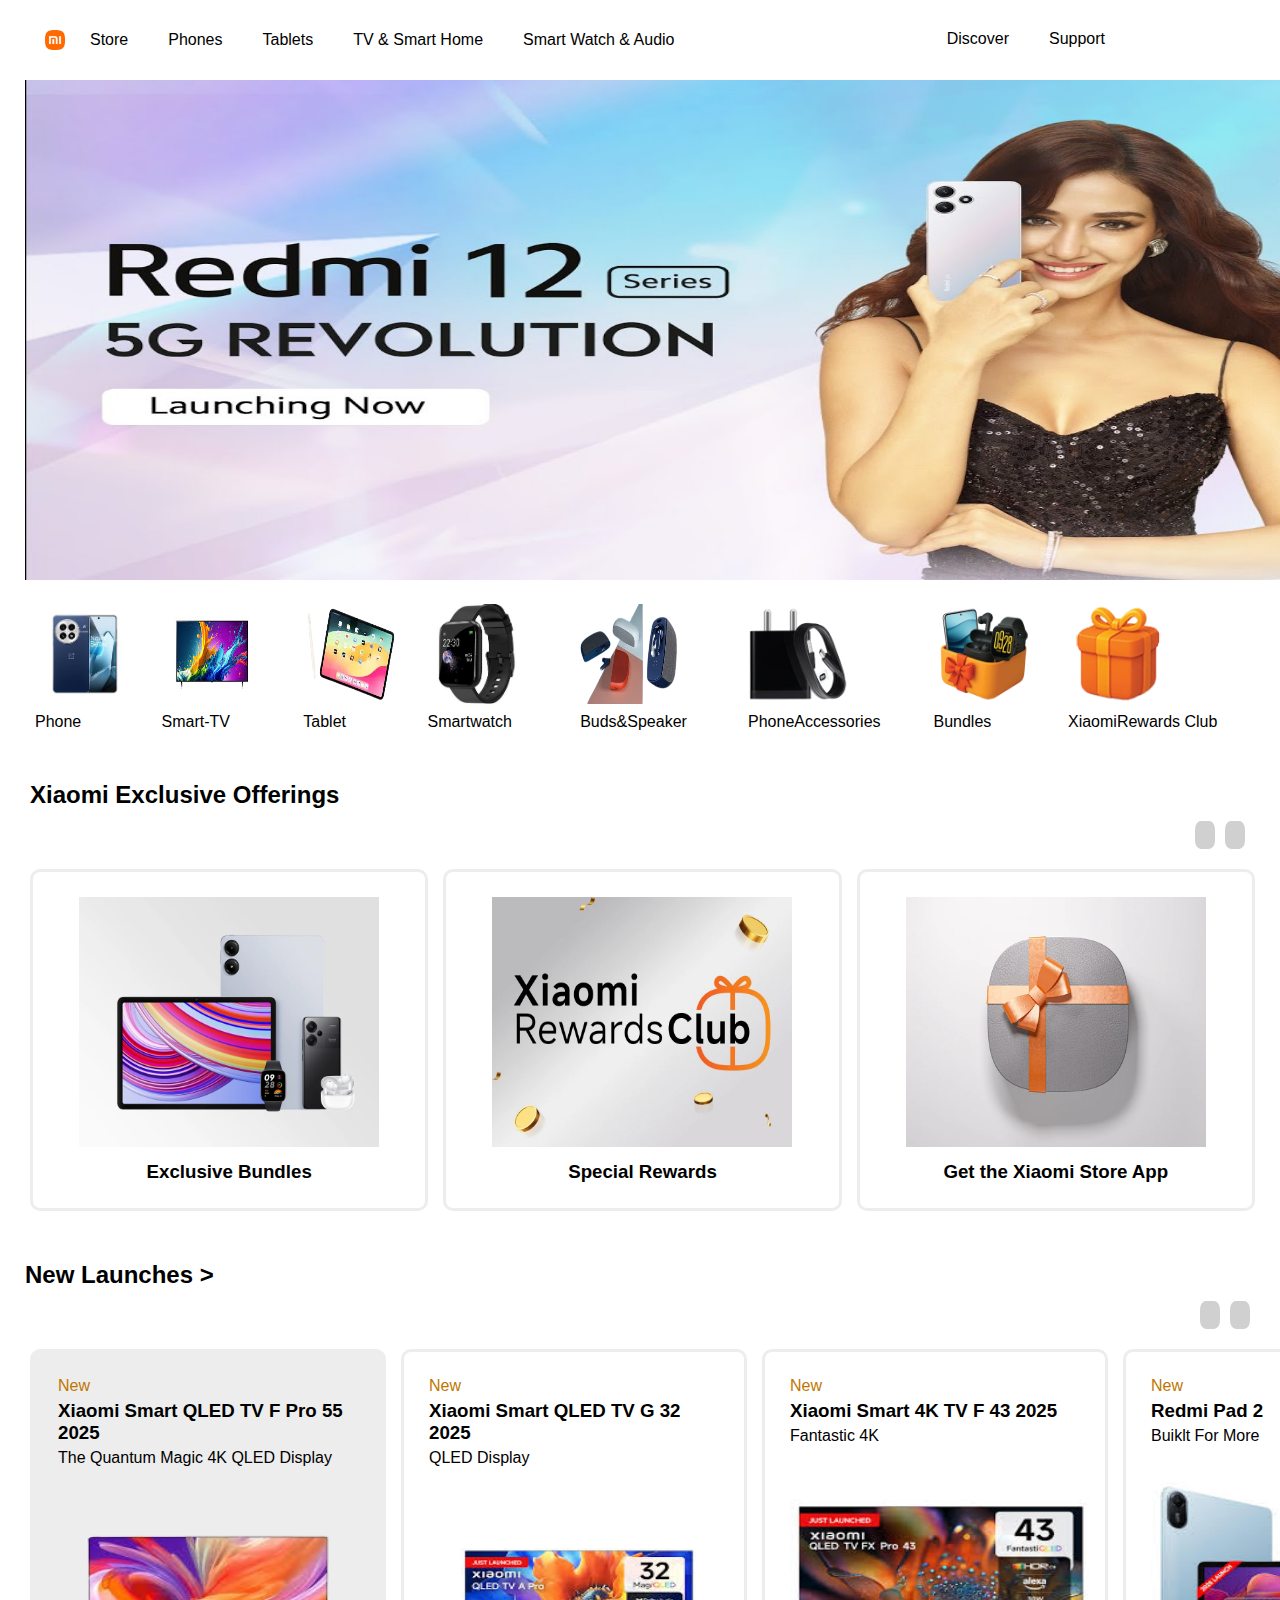
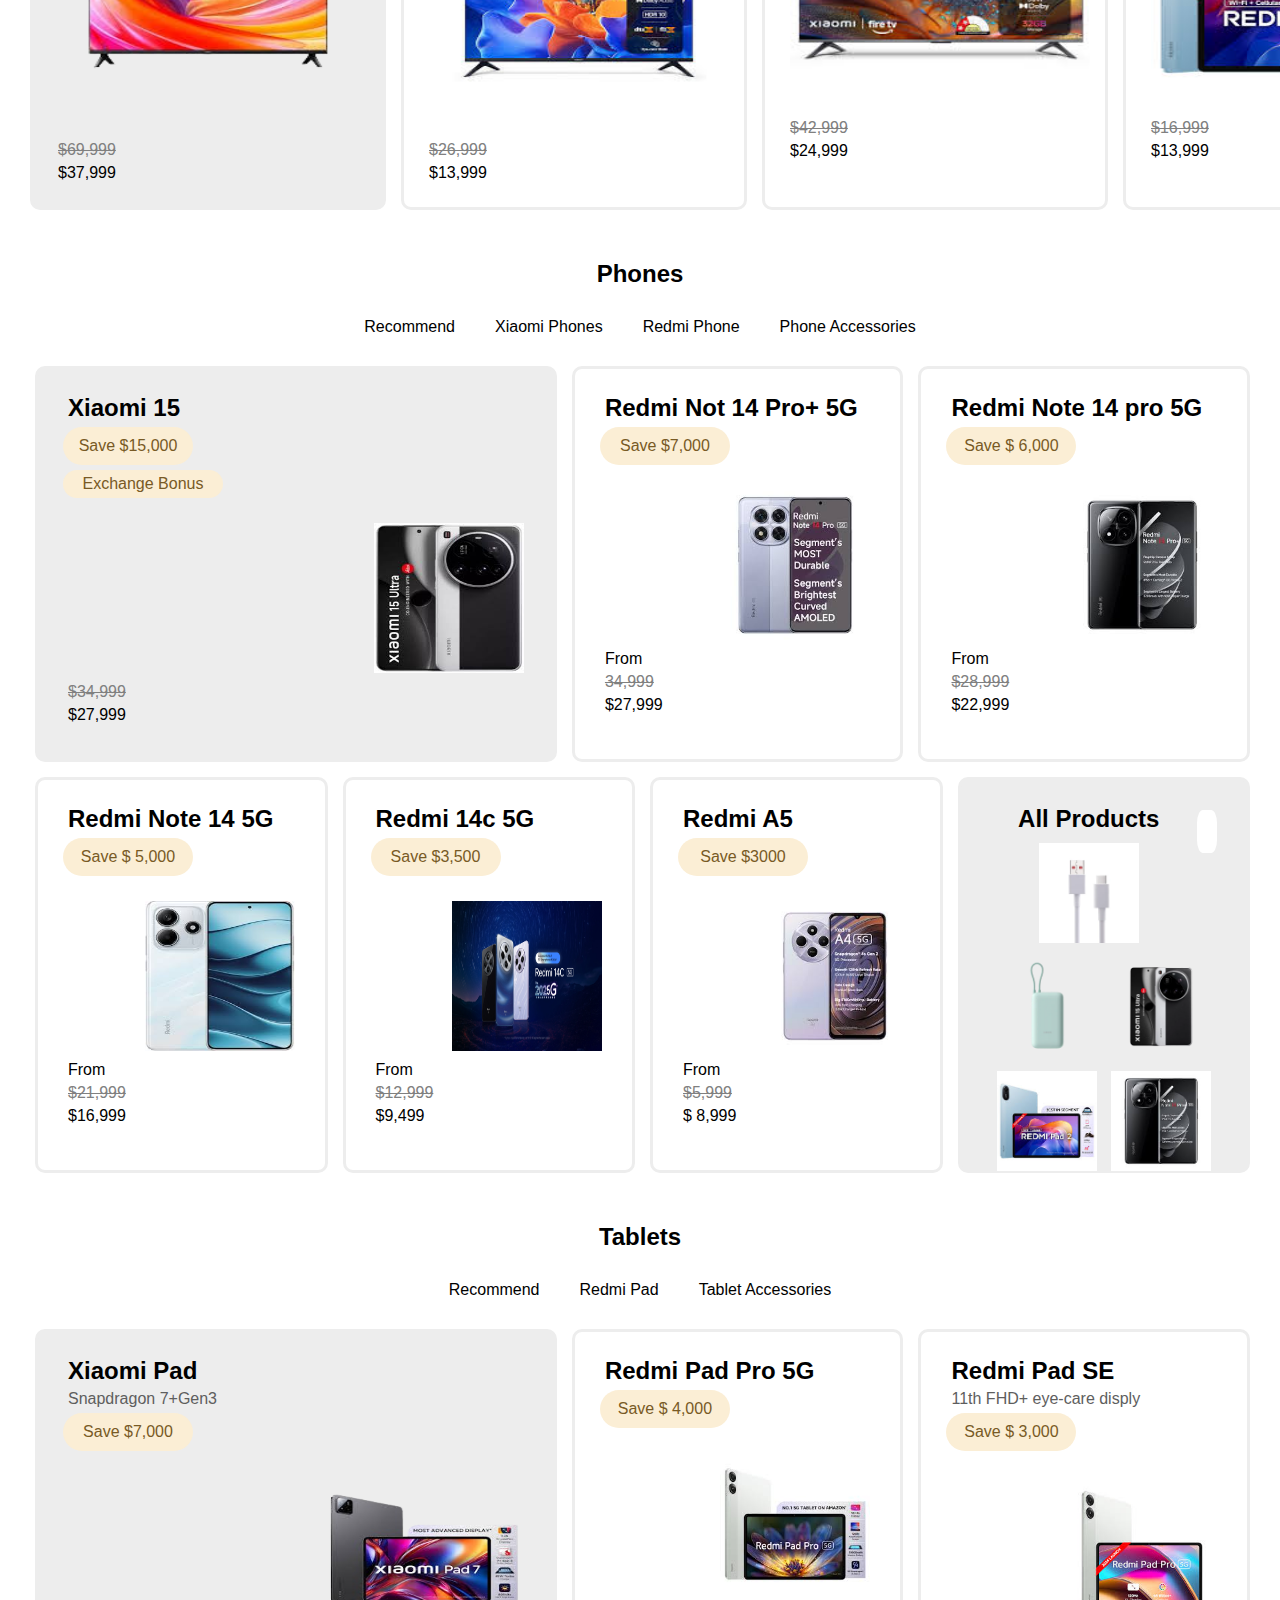
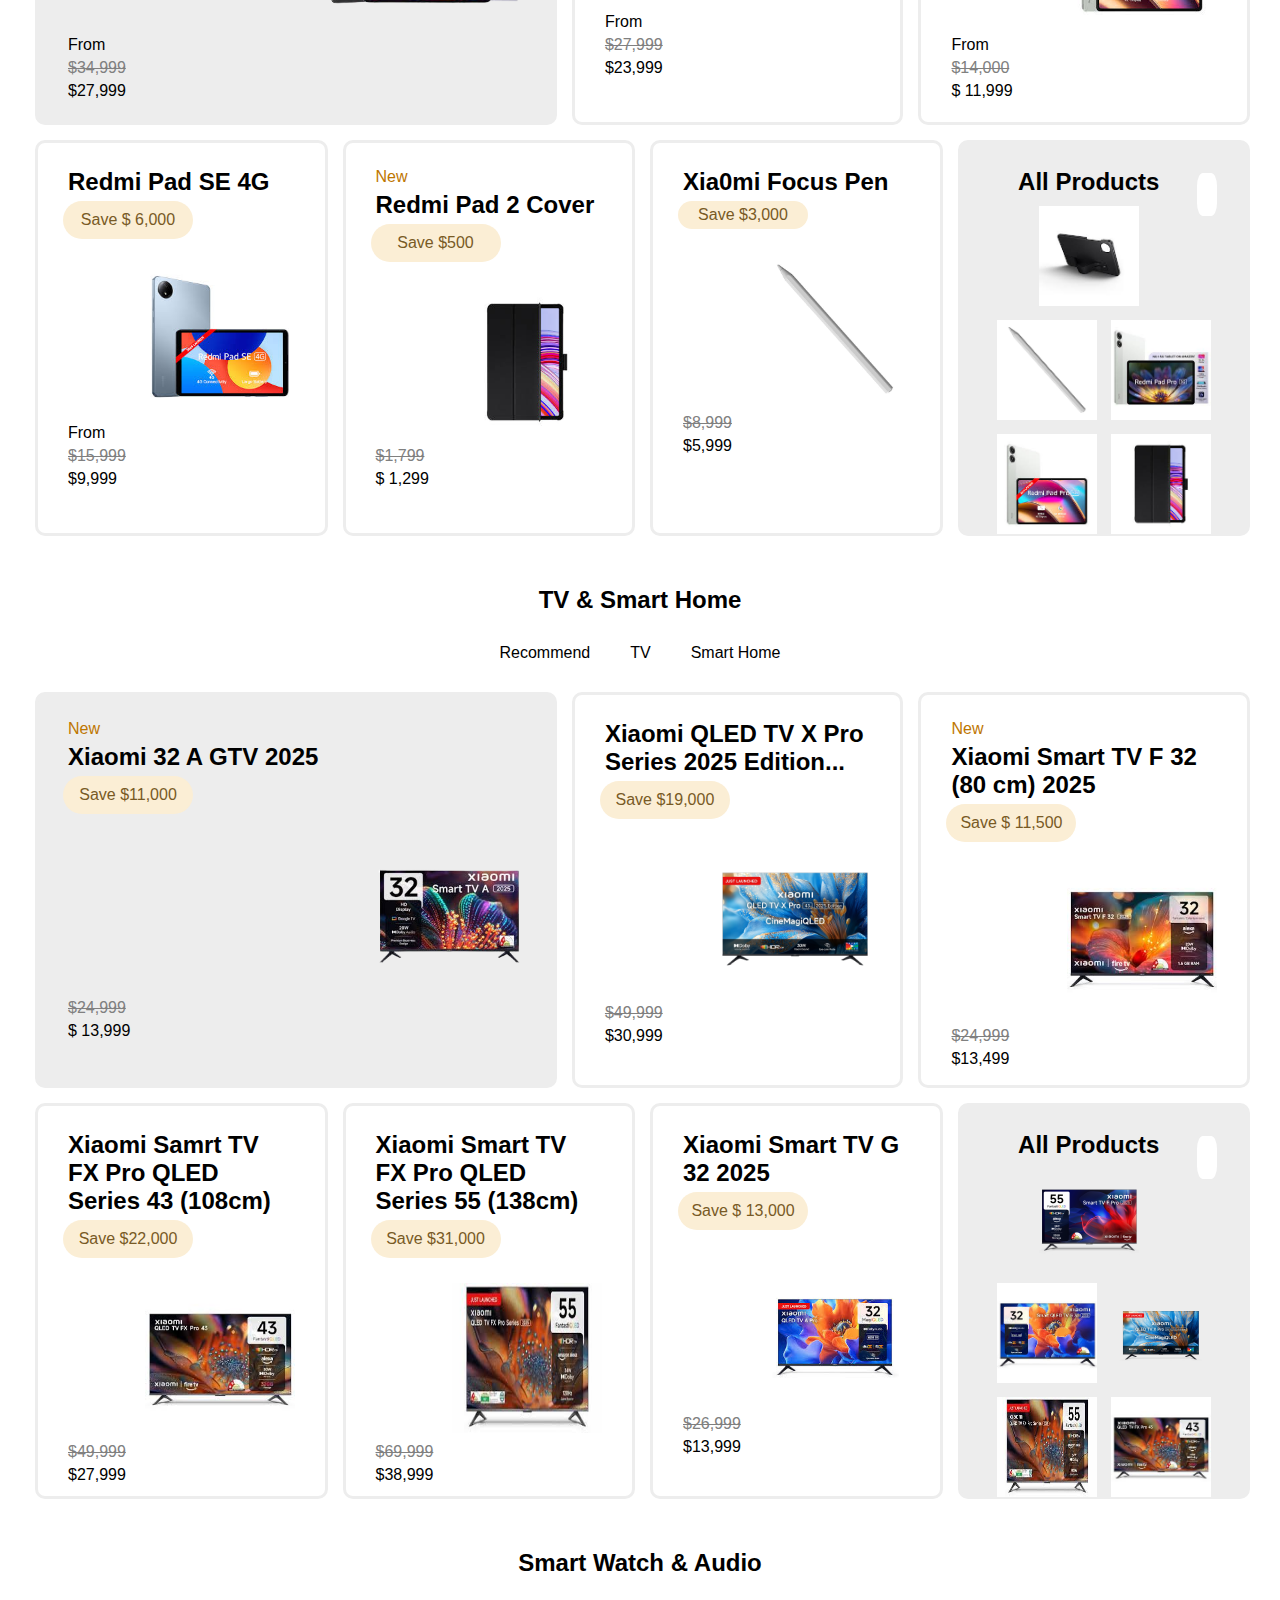
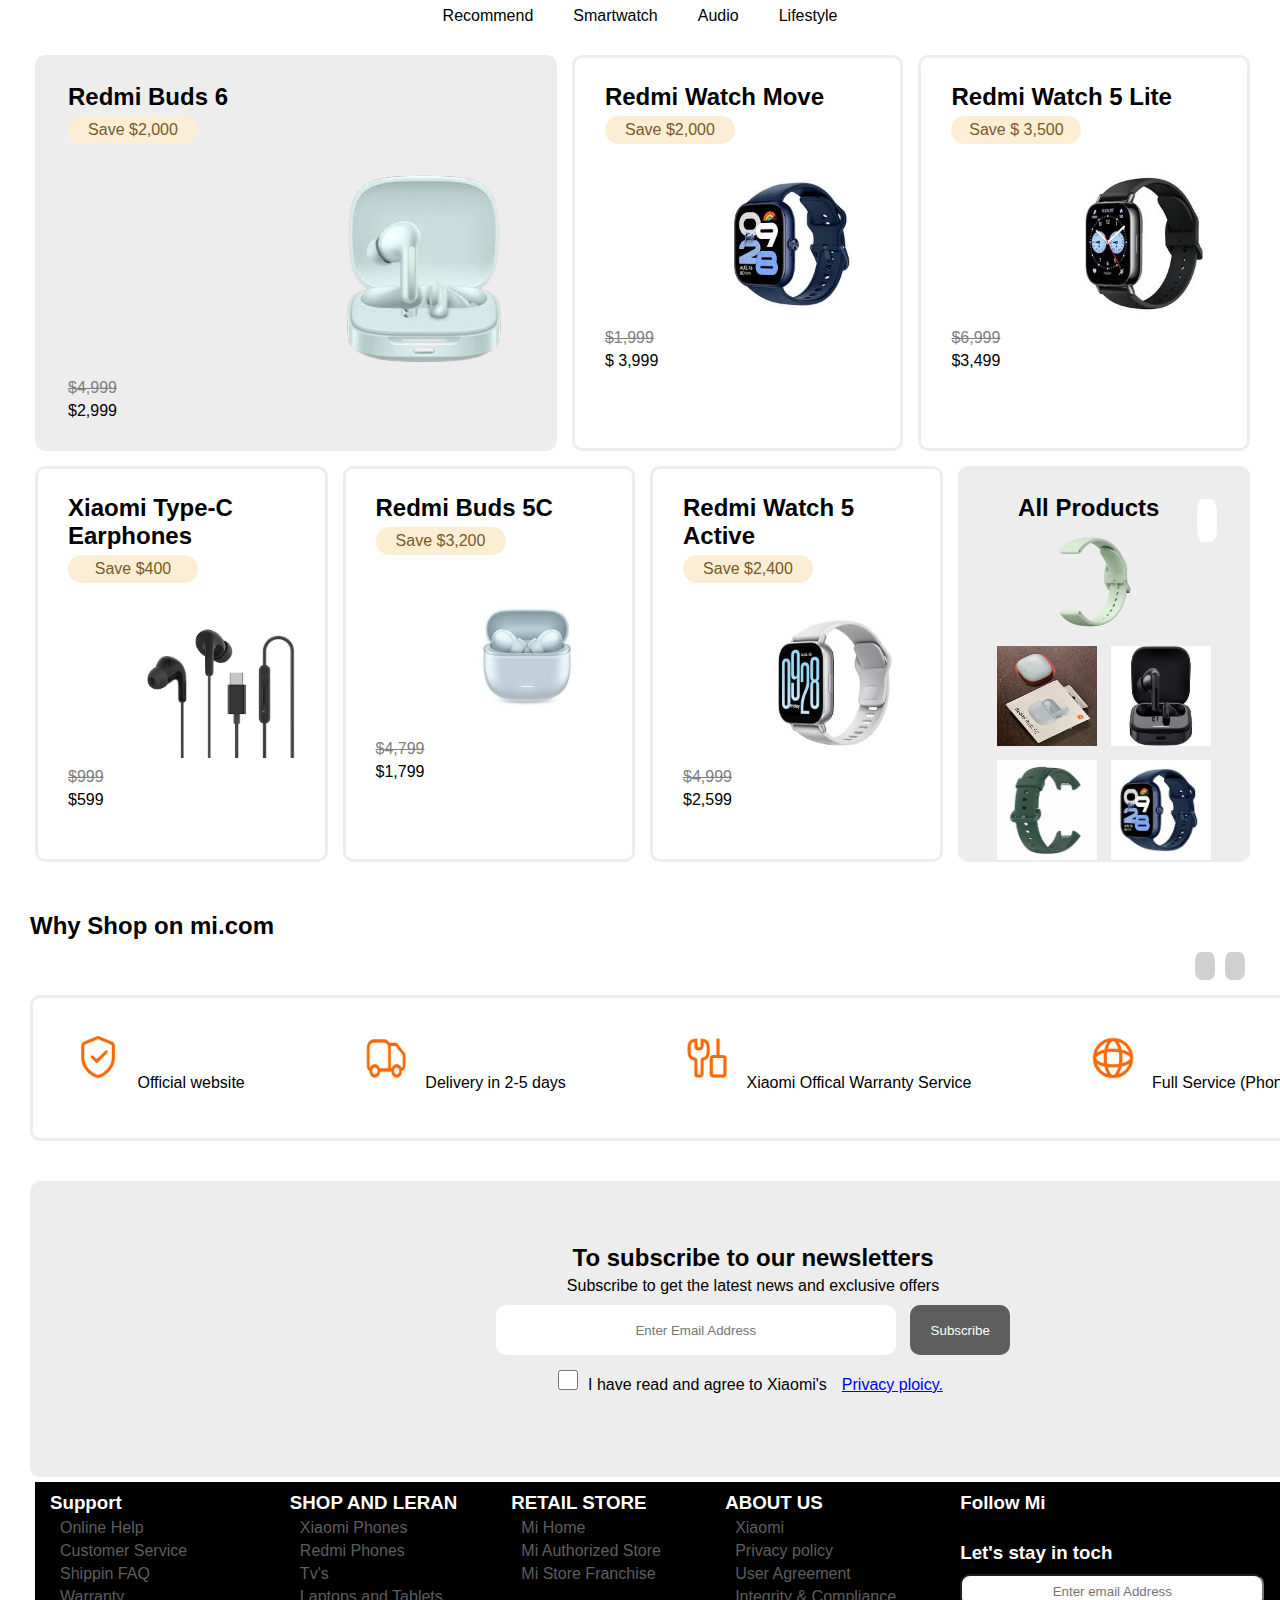
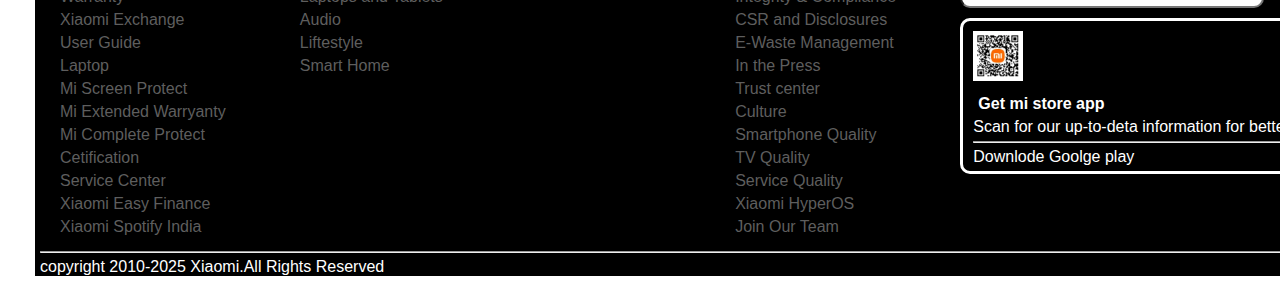
<file: index.html>
<!DOCTYPE html>
<html>
    <head>
        <title>
            mi.com
        </title>
        <link rel="stylesheet" href="style.css"/>
        <link rel='stylesheet' href='https://cdn-uicons.flaticon.com/3.0.0/uicons-regular-straight/css/uicons-regular-straight.css'>
    </head>
    <body>
        <header>
            <nav>
                <div class="navlink">
                    <div class="left-side">
                    <img src="images/mi-image.png" width="20px" height="20px"/>
                    <div class="nav">
                      <a href="#store">Store </a>
                    </div>
                    <div>
                       <a href="redmi.html">Phones </a> 
                    </div>
                    <div>
                        <a href="#tablets">Tablets </a>
                    </div>
                    <div>    
                        <a href="#tv&smathome"> TV & Smart Home</a>
                    </div> 
                    <div>
                        <a href="#smartwatch&audio"> Smart Watch & Audio </a> 
                    </div>
                    </div>
                    <div>
                    <div class="right-side">
                        <div>
                            <a href="#discover"> Discover</a>
                        </div> 
                        <div>    
                            <a href="#support"> Support </a>
                        </div> 
                        <div>
                        <a href=''><i class="fi fi-rs-search"></i></a>
                        <a href=""><i class="fi fi-rs-shopping-cart"></i></a>
                        <a href=""><i class="fi fi-rs-user"></i></a>       
                        </div>
                    </div>   
                </div>   
            </nav>
        </header>
                <aside>
                    <div class="image-1">
                    <img src="images/image-1.jpg" width="1500px" height="500px"/>
                    </div>
                    <div class="photos">
                        <div>
                            <img src="images/phone-image.jpg" width="100px" height="100px"/>
                            <a href="#Phone">Phone </a>
                        </div>
                        <div>
                            <img src="images/smart- tv-image.jpg" width="100px" height="100px"/>
                            <a href="#Smart-Tv"> Smart-TV </a>
                        </div>
                        <div>
                            <img src="images/tablets-image.png" width="100px" height="100px"/>
                            <a href="#Tablet"> Tablet </a>
                        </div>
                        <div>
                            <img src="images/smarwatch-image.jpg" width="100px" height="100px"/>
                            <a href="#Smartwatch"> Smartwatch </a>
                        </div>
                        <div>
                            <img src="images/buds-speaker-photo.png" width="100px" height="100px"/>
                            <a href="#Buds&Speaker"> Buds&Speaker </a>
                        </div>
                        <div>
                            <img src="images/accessories-image.webp" width="100px" height="100px"/>
                            <a href="#PhoneAccessories"> PhoneAccessories </a>
                        </div>
                        <div>
                            <img src="images/bundles-image.webp" width="100px" height="100px"/>
                            <a href="#Bundles"> Bundles </a>
                        </div>
                        <div>
                            <img src="images/gift-image.webp" width="100px" height="100px"/>
                            <a href="#XiamiRewards">XiaomiRewards Club </a>
                        </div>
                    </div>
                   
                        <div>
                            <div class=" Xiaomi">
                            <h2> Xiaomi Exclusive Offerings </h2>
                                <div class=" Xiaomi a">
                                <a href=""><i class="fi fi-rs-angle-left"></i></a>
                                <a href=""><i class="fi fi-rs-angle-right"></i></a>
                                </div>
                            </div>
                        </div> 
            <div class="club" id="store">          
                            <div class="exclusive-box">
                                <img src="images/exclusive-image.webp" width="300px" height="250px"/>
                                <div class="exclusive-container-1">
                                <h3> Exclusive Bundles </h3>
                                </div>
                            </div>
            
                            <div class="exclusive-box 1">
                                <img src="images/special-image.webp" width="300px" height="250px"/>
                                <div class="exclusive-container-2">
                                <h3> Special Rewards </h3>
                                </div>
                            </div>    
                            <div class="exclusive-box 2">
                                <img src="images/get-image.webp" width="300px" height="250px"/>
                                <div class="exclusive-container-2">
                                    <h3> Get the Xiaomi Store App </h3>
                                </div>
                             </div>      
            </div>         
                    <div class="back" id="phones">
                        <h2> New Launches ></h2>
                        <div class="back a" >
                            <a href=""><i class="fi fi-rs-angle-left"></i></a>
                            <a href=""><i class="fi fi-rs-angle-right"></i></a>
                        </div> 
                    </div>        
                    <div class="tv">   
                        <div class="tv-1">
                            <p style="color: #be7600;;"> New </p> 
                            <h3> Xiaomi Smart QLED TV F Pro 55 2025</h3> 
                            <p> The Quantum Magic 4K QLED Display</p>
                            <img src="images/tv-image1.png" width="300px" height="250px"/>
                            <p class="price">$69,999</p>
                            <p> $37,999</p> 
                        </div>
                        <div class="tv-2">
                            <p style="color: #be7600;"> New </p>
                            <h3>Xiaomi Smart QLED TV G 32 2025 </h3>
                            <p>QLED Display</p>
                            <img src="images/tv-image2.jpg" width="300px" height="250px"/>
                            <p class="price">$26,999</p>
                            <p> $13,999</p>
                        </div>
                        <div class="tv-3">
                            <p style="color: #be7600;"> New </p> 
                            <h3> Xiaomi Smart 4K TV F 43 2025</h3>
                            <P> Fantastic 4K</P>
                            <img src="images/tv-image3.jpg" width="300px" height="250px"/>
                            <p class="price">$42,999</p>
                            <p> $24,999</p>
                        </div>
                        <div class="tv-4">
                            <p style="color: #be7600;">New </p>
                            <h3>Redmi Pad 2</h3>
                            <p> Buiklt For More </p>
                            <img src="images/redmi-image.jpg" width="300px" height="250px"/>
                            <p class="price">$16,999</p>
                            <p> $13,999</p>
                        </div>
                    </div>
                    <div class="redmi">
                        <div class="redmi-h2">
                        <h2>Phones </h2>
                        </div>
                        <div class="redmi-a">
                        <a href="#Recommend">Recommend</a>
                        <a href="#Xiaomi Phone">Xiaomi Phones</a>
                        <a href="#Redmi Phone"> Redmi Phone </a>
                        <a href="# Phone Accessories"> Phone Accessories </a>
                        </div>
            <div class="note-14">       
                        <div class="class15">
                            <div>
                                <h2>Xiaomi 15</h2>
                            </div>
                            <div class="save-p">  
                                <p>Save $15,000</p>
                            </div>    
                                <p class="save-p" style= "width: 150px;text-align: center;">Exchange Bonus </p>
                            
                            <div class="class-image">
                                <img src="images/xiaoim15-image.jpg" width="150px" height="150px"/>
                            </div>
                             <div>
                                <p class="price">$34,999</p>
                                <p>$27,999</p>
                             </div> 
                        </div>
                    <div class="class16">
                        <div>
                            <h2>Redmi Not 14 Pro+ 5G</h2>
                        </div>
                        <div class="save-p">
                           <p> Save $7,000 </p>
                        </div>
                        <div class="class-image">
                            <img src="images/redmi5G-image.jpg" width="150px" height="150px"/>
                        </div>
                        <div>
                            <p>From</p>
                            <p class="price"> 34,999</p>
                            <P>$27,999</P>
                        </div>
                    </div>
                    <div class="class17">
                        <div>
                            <h2> Redmi Note 14 pro 5G</h2>
                        </div>
                        <div class="save-p">
                            <p> Save $ 6,000</p>
                        </div>
                        <div class="class-image">
                            <img src="images/note-14-image.jpg" width="150px" height="150px"/>
                        </div>
                        <div>
                            <p> From</p>
                            <p class="price"> $28,999</p>
                            <p>$22,999</p>
                        </div>
                    </div> 
            </div>
            <div class="note-15">
                  <div class="class18">
                            <div >
                                <h2>Redmi Note 14 5G </h2>
                            </div>
                            <div class="save-p">
                                <p>Save $ 5,000</p>
                            </div>
                            <div class="class-image">
                                <img src="images/redmi-image145G.jpg" width="150px" height="150px"/>
                            </div>
                            <div>
                                <p> From</p>
                                <p class="price">$21,999</p>
                                <p> $16,999</p>
                            </div>
                     </div> 
                     <div class="class19" >
                        <div> 
                            <h2>Redmi 14c 5G </h2>
                        </div>
                        <div class="save-p">
                            <p>Save $3,500</p>
                        </div>
                        <div class="class-image">
                            <img src="images/redmi14c.webp" width="150px" height="150px"/>
                        </div>
                        <div>
                            <p>From </p>
                            <p class="price">$12,999</p>
                            <p>$9,499</p>
                        </div>
                     </div> 
                    <div class="class20">
                        <div>
                            <h2> Redmi A5</h2>
                        </div>
                        <div class="save-p">
                            <p> Save $3000</p>
                        </div>
                        <div class="class-image">
                            <img src="images/redmia4-image.jpg" width="150px" height="150px"/>
                        </div>
                        <div>
                            <p>From </p>
                            <p class="price">$5,999</p>
                            <p>$ 8,999</p>
                        </div>
                    </div> 
                    <div class="class21" style="background-color: #ededed;">
                        <h2>All Products <a href=""><i class="fi fi-rs-angle-right"></i></a></h2>
                        <div >
                            <img src="images/image-21.webp" width="100px" height="100px"> 
                            <img src="images/image-23.webp" width="100px" height="100px"/>
                            <img src="images/image-22.webp" width="100px" height="100px"/>
                            <img src="images/redmi-image.jpg" width="100px" height="100px"/>
                            <img src="images/note-14-image.jpg" width="100px" height="100px"/>
                        </div>
                    </div>             
            </div>
            <div class="tablets" id="tablets">
                <div class=" tablets-h2">
                    <h2> Tablets </h2>
                </div>
                <div class="tablets-a">
                    <a href="#Recommend">Recommend</a>
                    <a href="#Redmi Pad"> Redmi Pad</a>
                    <a href="#Tablet Accessories">Tablet Accessories </a>
                </div>
            </div>    
                <div class="pad">
                    <div class="pad1">
                        <div>
                            <h2> Xiaomi Pad</h2>
                            <p style="color: #5e5e5e;"> Snapdragon 7+Gen3</p>
                        </div>
                        <div class="save-p">
                            <p> Save $7,000</p>
                        </div>
                        <div class="class-image">
                            <img src="images/pad2-image-removebg-preview.png" width="200px" height="150px"/>
                        </div>
                        <div>
                            <p>From</p>
                            <p class="price">$34,999</p>
                            <p> $27,999</p>
                        </div>
                    </div>
                    <div class="pad2">
                        <div>
                            <h2>Redmi Pad Pro 5G</h2>
                        </div>
                        <div class="save-p">
                            <p>Save $ 4,000</p>
                        </div>
                        <div class="class-image">
                            <img src="images/pad4-image.jpg" width="150px" height="150px"/>
                        </div>
                        <div>
                            <p> From</p>
                            <p class="price"> $27,999</p>
                            <p> $23,999</p>
                        </div>
                    </div>
                    <div class="pad3">
                        <div>
                        <h2> Redmi Pad SE</h2>
                        <p style="color: #5e5e5e;"> 11th FHD+ eye-care disply</p>
                        </div>
                    
                        <div class="save-p">
                            <p> Save $ 3,000</p>
                        </div>
                        <div class="class-image">
                            <img src="images/pad3-image.jpg" width="150px" height="150px"/>
                        </div>
                        <div>
                            <P> From</P>
                            <p class="price"> $14,000</p>
                            <p> $ 11,999</p>
                        </div>
                    </div>    
                </div> 
                <div class="pad-4G">
                    <div class="pad3">
                        <div>
                            <h2>Redmi Pad SE 4G</h2>
                        </div>
                        <div class="save-p">
                            <p> Save $ 6,000</p>
                        </div>
                        <div class="class-image">
                            <img src="images/pad5-image.jpg" width="150px" height="150px"/>
                        </div>
                        <div>
                            <p> From</p>
                            <p class="price"> $15,999 </p>
                            <p> $9,999</p>
                        </div>
                    </div>
                    <div class="pad3">
                        <div>
                            <p style="color: #be7600;"> New</p>
                            <h2> Redmi Pad 2 Cover</h2>
                        </div>
                        <div class="save-p"> 
                            <p> Save $500</p>
                        </div>
                        <div class="class-image">
                            <img src="images/pad6-image.jpg" width="150px" height="150px"/>
                        </div>
                        <div>
                            <p class="price">$1,799</p>
                            <p> $ 1,299</p>
                        </div>
                    </div>
                    <div class=" pad3">
                        <div>
                            <h2> Xia0mi Focus Pen</h2>
                        </div>
                        <div class="save-p">
                            Save $3,000
                        </div>
                        <div class="class-image">
                            <img src="images/pen-imsge.png" wedth="150px" height="150px"/>
                        </div>
                        <div >
                            <p class="price">$8,999</p>
                            <p>$5,999 </p>
                        </div>
                    </div>
                     <div class="class21" style="background-color: #ededed;">
                        <h2>All Products <a href=""><i class="fi fi-rs-angle-right"></i></a></h2>
                        <div >
                            <img src="images/cover-image.jpg" width="100px" height="100px"> 
                            <img src="images/pen-imsge.png" width="100px" height="100px"/>
                            <img src="images/pad4-image.jpg" width="100px" height="100px"/>
                            <img src="images/pad3-image.jpg" width="100px" height="100px"/>
                            <img src="images/pad6-image.jpg" width="100px" height="100px"/>
                        </div>
                    </div>    
                </div>
                <div class="smart">
                    <div class="tablets-h2">
                        <h2> TV & Smart Home </h2>
                    </div>
                    <div class="tablets-a">
                        <a href="#Recommend">Recommend</a>
                        <a href="#TV"> TV</a>
                        <a href="#Smart Home">Smart Home </a>
                    </div>
                </div> 
                <div class="pad">
                    <div class="pad1">
                        <div>
                            <p style="color: #be7600;"> New</p>
                            <h2> Xiaomi 32 A GTV 2025</h2>
                        </div>
                        <div class="save-p">
                            <p> Save $11,000</p>
                        </div>
                        <div class="class-image">
                            <img src="images/xiaomi-tv-removebg-preview.png" width="150px" height="150px"/>
                        </div>
                        <div>
                            <p class="price"> $24,999</p>
                            <p>$ 13,999</p>
                        </div>
                    </div>
                    <div class="pad3">
                        <div>
                            <h2> Xiaomi QLED TV X Pro Series 2025 Edition...</h2>
                        </div>
                        <div class="save-p">
                            <p> Save $19,000</p>
                        </div>
                        <div class="class-image">
                            <img src="images/qled-tv.png" width="150px" height="150px"/>
                        </div>
                        <div>
                            <p class="price">$49,999</p>
                            <p> $30,999</p>
                        </div>
                    </div>
                    <div class="pad3">
                        <div>
                            <p style="color: #be7600;"> New</p>
                            <h2> Xiaomi Smart TV F 32 (80 cm) 2025</h2>
                        </div>
                        <div class="save-p">
                            <p> Save $ 11,500</p>
                        </div>
                        <div class="class-image">
                            <img src="images/80cm-image.jpg" width="150px" height="150px"/>
                        </div> 
                        <div>
                            <p class="price">$24,999</p>
                            <p> $13,499</p>
                        </div>
                    </div>
                </div> 
                <div class="pad-4G">
                    <div class="pad3">
                        <div>
                            <h2> Xiaomi Samrt TV FX Pro QLED Series 43 (108cm)</h2>
                        </div>
                        <div class="save-p">
                            <p> Save $22,000</p>
                         </div>
                         <div class="class-image">
                            <img src="images/43-image.jpg" width="150px" height="150px"/>
                         </div>
                         <div>
                            <p class="price">$49,999</p>
                            <p> $27,999</p>
                         </div>
                   </div>   
                    <div class=pad3>
                        <div>
                            <h2> Xiaomi Smart TV FX Pro QLED Series 55 (138cm)</h2>
                        </div>
                        <div class="save-p">
                            <p>Save $31,000</p>
                        </div>
                        <div class="class-image">
                            <img src="images/55-image.jpg" width="150px" height="150px"/>
                        </div>
                        <div>
                            <p class="price">$69,999</p>
                            <p> $38,999</p>
                        </div>
                    </div>
                    <div class="pad3">
                        <div>
                            <h2> Xiaomi Smart TV G 32 2025</h2>
                        </div>
                        <div class="save-p">
                            <p> Save $ 13,000</p>
                        </div >
                        <div class="class-image">
                            <img src="images/tv-image2.jpg" width="150px" height="150px"/>
                        </div>
                        <div>
                            <p class="price">$26,999</p>
                            <p> $13,999</p>
                        </div>
                    </div> 
                    <div class="class21" style="background-color: #ededed;">
                        <h2>All Products <a href=""><i class="fi fi-rs-angle-right"></i></a></h2>
                        <div >
                            <img src="images/tv-1.png" width="100px" height="100px"> 
                            <img src="images/tv-2.jpg" width="100px" height="100px"/>
                            <img src="images/tv-3.png" width="100px" height="100px"/>
                            <img src="images/55-image.jpg" width="100px" height="100px"/>
                            <img src="images/43-image.jpg" width="100px" height="100px"/>
                        </div>
                    </div>    
                </div>
                <div>
                    <div class="tablets-h2">
                        <h2>Smart Watch & Audio</h2>
                    </div> 
                    <div class="tablets-a" >
                        <a href="#Recommend">Recommend </a>
                        <a href="#Smartwatch">Smartwatch</a>
                        <a href="#Audio">Audio</a>
                        <a href="#Lifestyle"> Lifestyle</a>
                    </div>
                </div>
                <div class="pad">
                    <div class="pad1">
                        <div>
                            <h2>Redmi Buds 6</h2>
                            <p class="save-p">Save $2,000</p>
                        </div>
                        <div class="class-image">
                            <img src="images/buds-image-removebg-preview.png" width="200px" height="200px"/>
                        </div>
                        <div>
                            <p class="price">$4,999</p>
                            <p> $2,999</p>
                        </div>
                    </div>
                    <div class="pad3">
                        <div>
                            <h2> Redmi Watch Move </h2>
                            <p class="save-p"> Save $2,000</p>
                        </div>
                        <div class="class-image">
                            <img src="images/watch-image.jpg" width="150px" height="150px"/>
                        </div>
                        <div>
                            <p class="price"> $1,999</p>
                            <p>$ 3,999</p>
                        </div>
                    </div>
                    <div class="pad3">
                        <div>
                            <h2>Redmi Watch 5 Lite </h2>
                            <p class="save-p">Save $ 3,500</p>
                        </div>
                        <div class="class-image">
                            <img src="images/redmi-watch.jpg" width="150px" height="150px"/>
                        </div>
                        <div>
                            <p class="price">$6,999</p>
                            <p>$3,499</p>
                        </div>
                    </div>
                </div> 
                <div class="pad-4G" >
                    <div class="pad3">
                        <div>
                            <h2> Xiaomi Type-C Earphones </h2>
                            <p class="save-p">Save $400</p>
                        </div>
                        <div class="class-image">
                            <img src="images/type-earphones.png" width="150px" height="150px"/>
                        </div>
                        <div>
                            <p class="price">$999</p>
                            <p> $599</p>
                        </div>
                    </div>
                    <div class="pad3">
                        <div>
                            <h2>Redmi Buds 5C</h2>
                            <p class="save-p">Save $3,200</p>
                        </div>
                        <div class="class-image">
                            <img src="images/redmi-5c.jpg" width="150px" height="150px"/>
                        </div>
                        <div>
                            <p class="price">$4,799</p>
                            <p>$1,799</p>
                        </div>
                    </div>
                    <div class="pad3">
                        <div>
                            <h2>Redmi Watch 5 Active</h2>
                            <p class="save-p">Save $2,400</p>
                        </div>
                        <div class="class-image">
                           <img src="images/watch-5.jpg" width="150px" height="150px"/>
                        </div>
                        <div>
                            <p class="price">$4,999</p>
                            <p>$2,599</p>
                        </div>
                    </div>
                  <div class="class21" style="background-color: #ededed;">
                        <h2>All Products <a href=""><i class="fi fi-rs-angle-right"></i></a></h2>
                        <div >
                            <img src="images/belt.webp" width="100px" height="100px"> 
                            <img src="images/buds-2.jpg" width="100px" height="100px"/>
                            <img src="images/buds.jpg" width="100px" height="100px"/>
                            <img src="images/image-26.jpg" width="100px" height="100px"/>
                            <img src="images/watch-image.jpg" width="100px" height="100px"/>
                        </div>
                    </div> 
                    </div> 
                    <div class="Xiaomi">
                        <h2> Why Shop on mi.com</h2>
                        <div class=" Xiaomi a">
                                <a href=""><i class="fi fi-rs-angle-left"></i></a>
                                <a href=""><i class="fi fi-rs-angle-right"></i></a>
                        </div>        
                    </div> 
                        <div class="mi-com">
                            <div class="photos">
                                <div>
                                    <img src="images/im-com1.webp" width="50px" height="50px"/>
                                    <a href="#Official website">Official website</a>
                                </div> 
                                <div>
                                    <img src="images/mi-com2.webp" width="50px" height="50px"/>
                                    <a href="#Delivery in 2-5 days">Delivery in 2-5 days</a>
                                </div>
                                <div>
                                    <img src="images/mi-com3.webp" width="50px" height="50px"/>
                                    <a href="#Xiaomi offical Warranty Service">Xiaomi Offical Warranty Service</a>
                                </div>
                                <div>
                                    <img src="images/mi-com4.webp" width="50px" height="50px"/>
                                    <a href="#Full Service (phone/Cheat/Email/FAQ)">Full Service (Phone/Cheat/Email/FAQ...</a>
                                </div>
                            </div>    
                        </div>
                    <div class="class-box">
                        <div class="sub">
                            <h2>To subscribe to our newsletters</h2>
                            <p>Subscribe to get the latest news and exclusive offers</p>      
                            <div >
                                <input type="text" name="Enter Email Address" placeholder="Enter Email Address">
                                <button>Subscribe </button>
                            </div>
                            <div class="checkbox">
                                <input type="checkbox" name="select"><span>I have read and agree to Xiaomi's</span><span><a href="#">Privacy ploicy.</a></span>
                            </div>
                        </div>
                    </div>           
            </aside>
            <footer>
                <div class="footer">
                    <div class="full">
                        <div class="support">
                            <h3>Support</h3>
                            <ul>
                               <li><a href="#">Online Help</a></li>
                               <li><a href="#">Customer Service</a></li>
                                <li><a href="#">Shippin FAQ</a></li>
                                <li><a href="#">Warranty</a></li>
                                <li><a href="#">Xiaomi Exchange</a></li>
                                <li><a href="#">User Guide</a></li>
                                <li><a href="#">Laptop</a></li>
                                <li><a href="#">Mi Screen Protect</a></li>
                                <li><a href="#">Mi Extended Warryanty</a></li>
                                <li><a href="#">Mi Complete Protect</a></li>
                                <li><a href="#">Cetification</a></li>
                                <li><a href="#">Service Center</a></li>
                                <li><a href="#">Xiaomi Easy Finance</a></li>
                                <li><a href="#">Xiaomi Spotify India</a></li>
                            </ul>
                        </div>
                        <div class="shop">
                            <h3>SHOP AND LERAN</h3>
                        <ul>
                            <li><a href="#">Xiaomi Phones</a></li>
                            <li><a href="#">Redmi Phones</a></li>
                            <li><a href="#">Tv's</a></li>
                            <li><a href="#">Laptops and Tablets</a></li>
                            <li><a href="#">Audio</a></li>
                            <li><a href="#">Liftestyle</a></li>
                            <li><a href="#">Smart Home</a></li>
                        </ul>
                        </div>
                        <div class="Store">
                            <h3>RETAIL STORE</h3>
                            <ul>
                                <li><a href="#">Mi Home </a></li>
                                <li><a href="#">Mi Authorized Store</a></li>
                                <li><a href="#">Mi Store Franchise</a></li>
                            </ul>
                        </div>
                        <div class="about">
                            <h3>ABOUT US</h3>
                            <ul>
                                <li><a href="#">Xiaomi</a></li>
                                <li><a href="#">Privacy policy</a></li>
                                <li><a href="#">User Agreement</a></li>
                                <li><a href="#">Integrity & Compliance</a></li></a></li>
                                <li><a href="#">CSR and Disclosures</a></li>
                                <li><a href="#">E-Waste Management</a></li>
                                <li><a href="#">In the Press</a></li>
                                <li><a href="#">Trust center</a></li>
                                <li><a href="#">Culture</a></li>
                                <li><a href="#">Smartphone Quality</a></li>
                                <li><a href="#">TV Quality</a></li>
                                <li><a href="#">Service Quality</a></li>
                                <li><a href="#">Xiaomi HyperOS</a></li>
                                <li><a href="#">Join Our Team</a></li>
                            </ul>
                        </div>
                        <div class="follow">
                            <h3>Follow Mi</h3>
                            <a href="#"><i class="fi fi-brands-facebook"></i></a>
                            <i class="fi fi-brands-facebook-messenger"></i>
                            <i class="fi fi-brands-instagram"></i>
                            <i class="fa-brands fa-facebook"></i>
                            <h3>Let's stay in toch</h3>
                            <input type="text" name="Enter email Address >" placeholder="Enter email Address">
                            <div class="qr">
                                <div class="goolge">
                                <img src="images/QR.webp" width="50PX" height="50PX">
                                <p><strong>Get mi store app</strong></p>
                                <p>Scan for our up-to-deta information for better shopping experience</p>
                                <hr>
                                <a href="#"> Downlode Goolge play</a>
                                </div>
                            </div>
                        </div>
                    </div>
                    <hr>
                    <P>copyright 2010-2025 Xiaomi.All Rights Reserved </P>
                </div>
            </footer>
    </body>
</html>
</file>
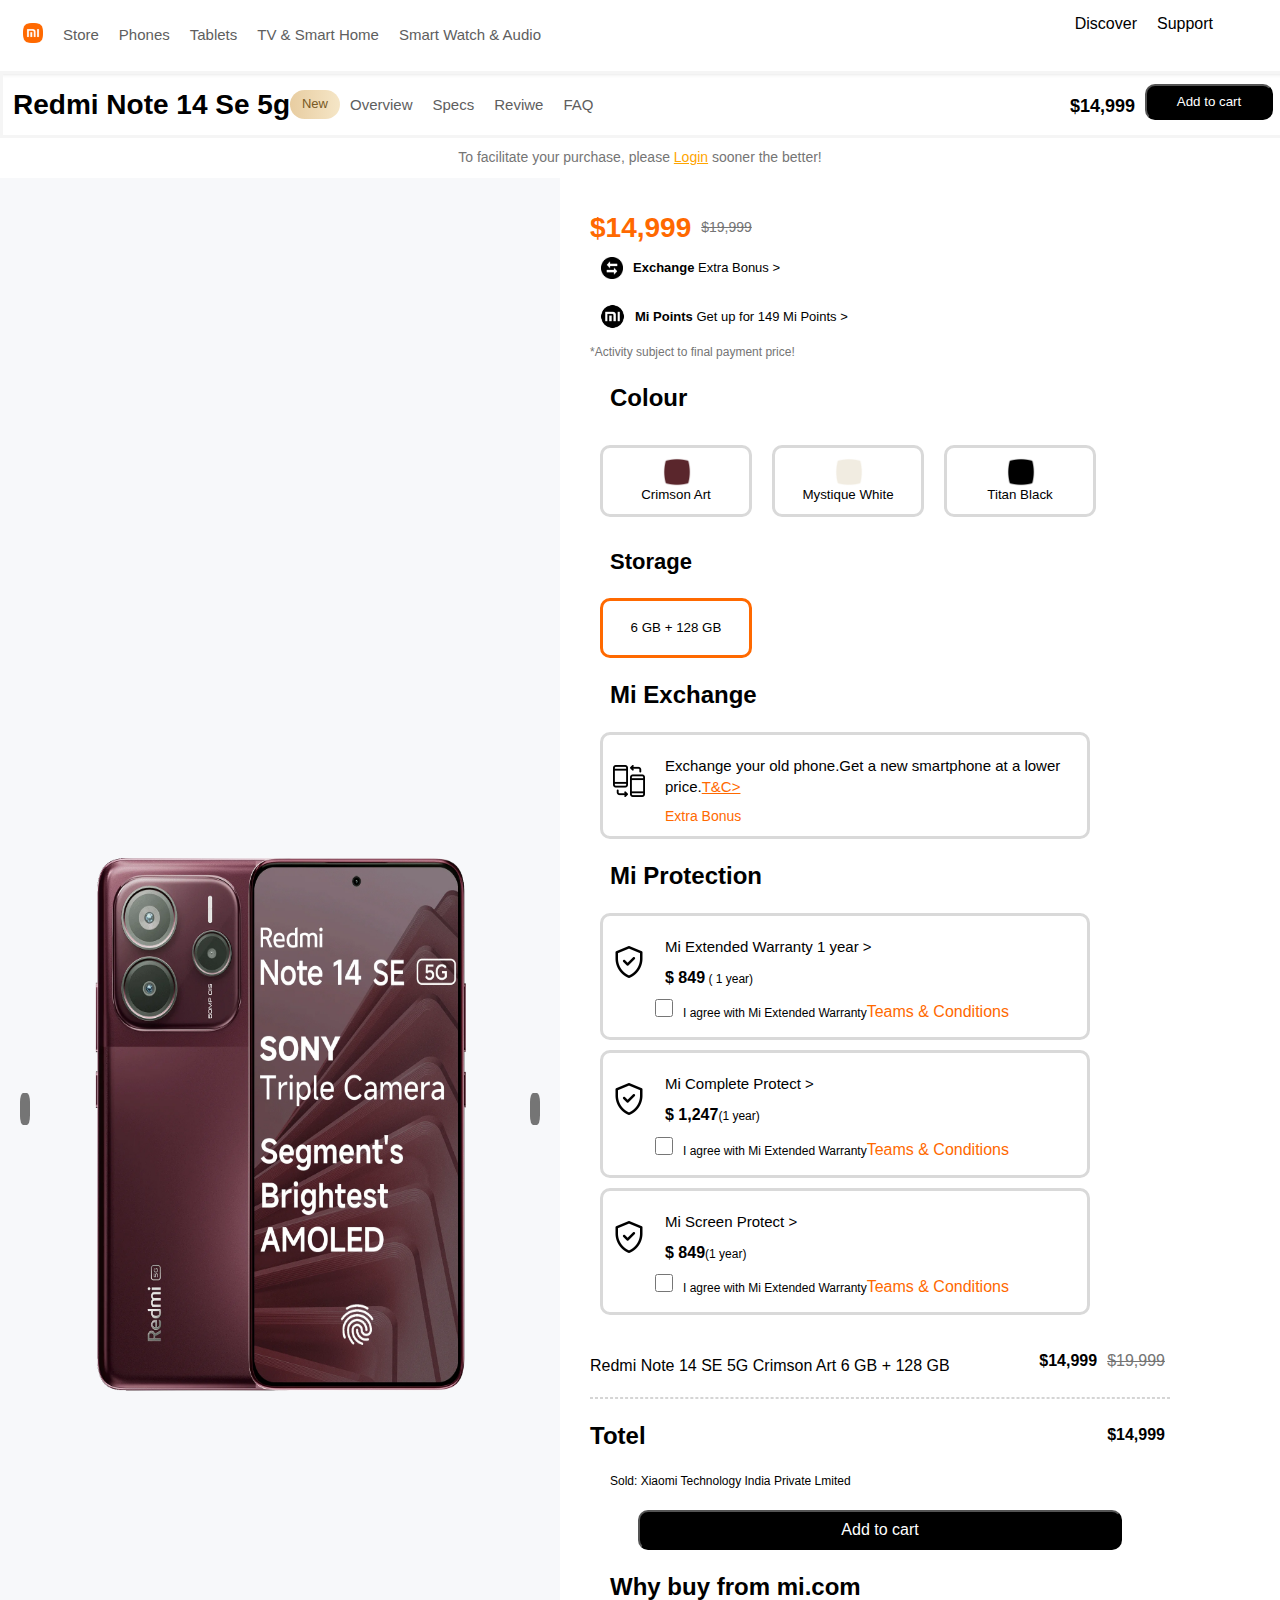
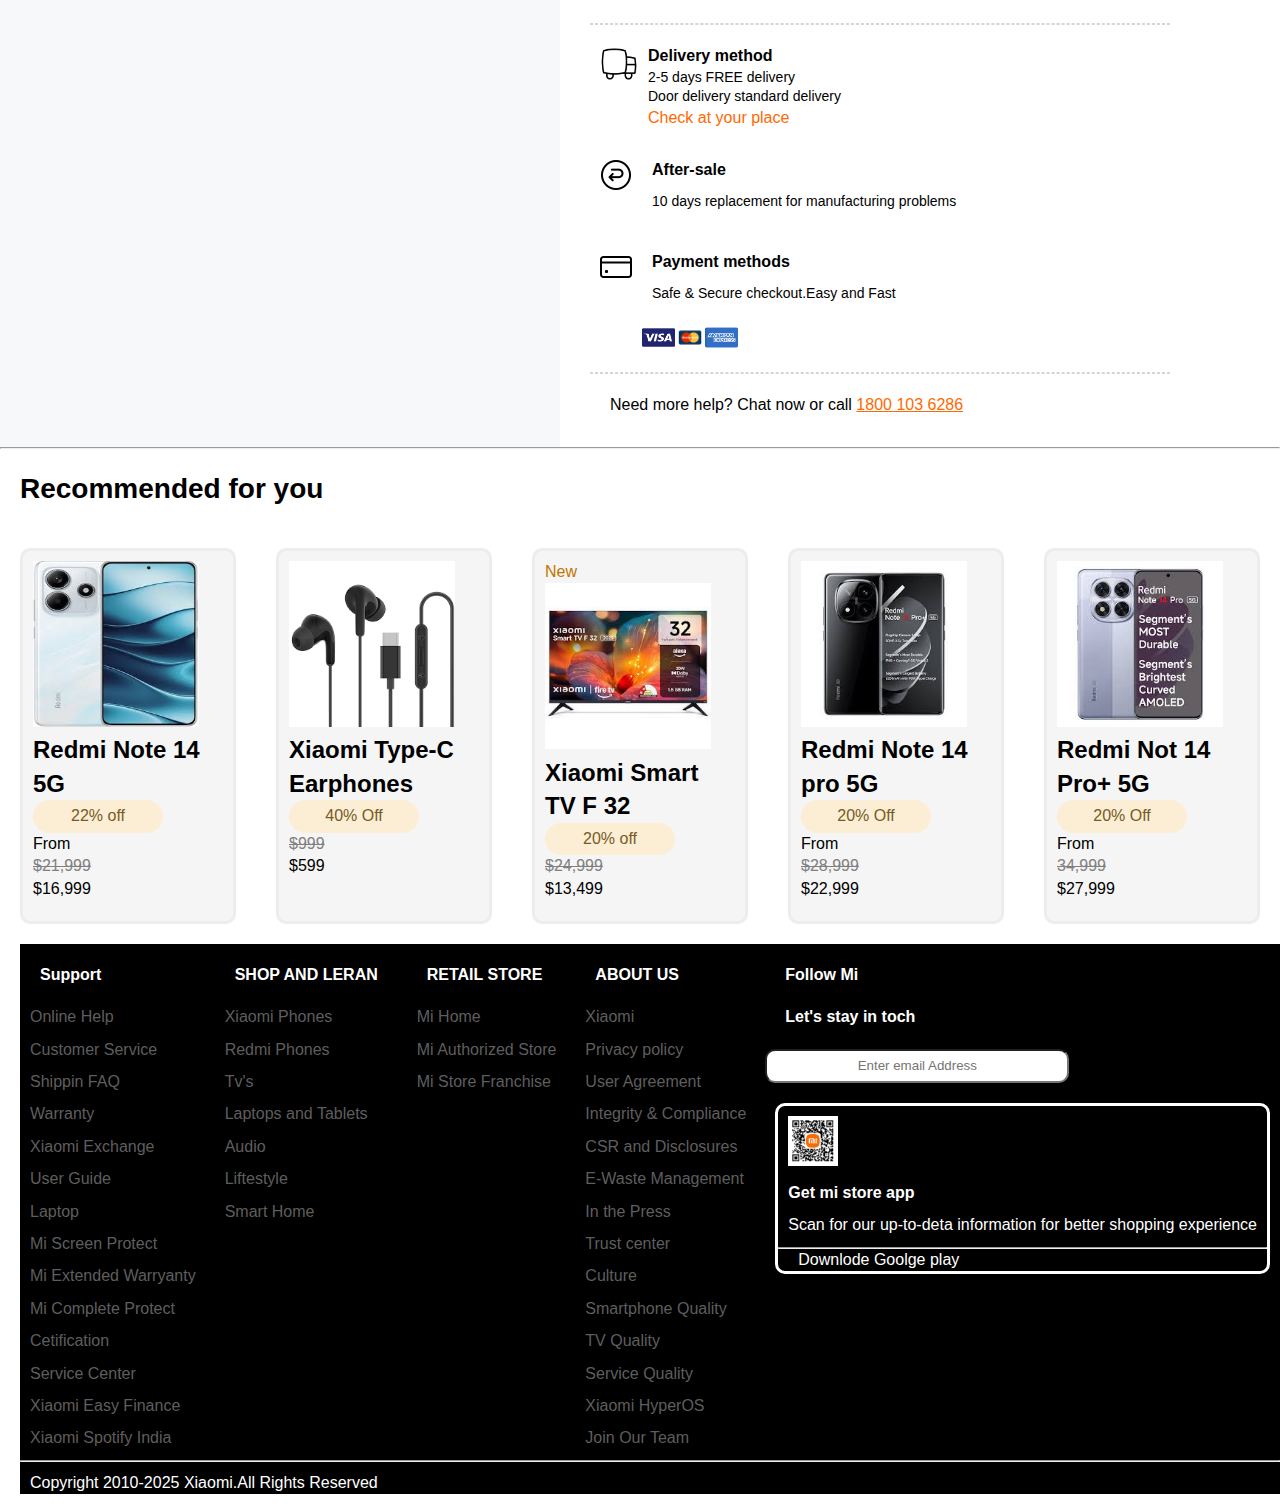
<file: redmi.html>
<!DOCTYPE html>
<html>
    <head>
        <title>
            mi.com-Redmi
        </title>
        <link rel="stylesheet" href="redmi.css">
        <link rel='stylesheet' href='https://cdn-uicons.flaticon.com/3.0.0/uicons-regular-straight/css/uicons-regular-straight.css'>
    </head>
    <body>
        <header>
            <nav>
                <div class="navlink">
                    <div class="left-side">
                        <a href='index.html'>
                            <img src="images/mi-image.png" width="20px" height="20px"/>
                        </a>
                        <div>
                        <a href="index.html">Store </a>
                        </div>
                        <div>
                        <a href="redmi.html">Phones </a> 
                        </div>
                        <div>
                            <a href="#tablets">Tablets </a>
                        </div>
                        <div>    
                            <a href="#tv&smarthome"> TV & Smart Home</a>
                        </div> 
                        <div>
                            <a href="#smartwatch&audio"> Smart Watch & Audio </a> 
                        </div>
                    </div>
                    <div>
                    <div class="right-side">
                        <div>
                            <a href="#disover"> Discover</a>
                        </div> 
                        <div>    
                            <a href="#support"> Support </a>
                        </div> 
                        <div>
                        <a href="#"><i class="fi fi-rs-search"></i></a>
                        <a href="#"><i class="fi fi-rs-shopping-cart"></i></a>
                        <a href="#"><i class="fi fi-rs-user"></i></a>       
                        </div>
                    </div>   
                </div>   
            </nav>
            <nav>
                <div class="nave-2">
                    <div class="left-side">
                        <h1>Redmi Note 14 Se 5g</h1>
                        <p class="new">
                            New
                        </p>
                        <a href="#">Overview</a>
                        <a href="#">Specs</a>
                        <a href="#">Reviwe</a>
                        <a href="#">FAQ</a>
                    </div>
                    <div class="right-side-1">
                        <div>
                            <p style="margin-top: 10px;"><strong>$14,999</strong></p>
                        </div>
                        <div>
                            <button>Add to cart</button>
                        </div>
                    </div>
                </div>
            </nav>
        </header>
            <mai>
                <div class="login">
                    <p>To facilitate your purchase, please <span><a href="#">Login</a></span> sooner the better!</p>
                </div>
                <div class="redmi-pic">
                    <div class="img-section">
                        <div>
                            <a href="#"style="border-radius:30%;border:#757575;text-decoration:none;padding:5px;padding-top:10px;background-color:#757575;color:#fff;width:40px;height:40px;"><i class="fi fi-rs-angle-right"></i></a>
                        </div>
                        <div>
                            <img src="images/redmi-nite.webp" width="500px" height="575px">
                        </div>
                        <div class="redmi-pic-right-3">
                            <a href="#" style="border-radius:30%;border:#757575;text-decoration:none;padding:5px;padding-top:10px;background-color:#757575;color:#fff;width:40px;height:40px;"><i class="fi fi-rs-angle-right"></i></a>
                        </div>
                    </div>
                    <div class="right-side-6">
                        <div class="offer">
                        <p style="font-size: 28px; color: #ff6900;"><strong>$14,999</strong></p>
                        <p style="color: #757575;text-decoration: line-through;font-size: 14px; margin: 10px;">$19,999</p>
                        </div>
                        <div class="exchange" style="margin: 0;">
                            <img src="images/exchange.png" width="22px" height="auto">
                            <p><strong> Exchange</strong> Extra Bonus ></p>
                         </div>
                        <div class="mi" style="margin: 0;">
                            <img src="images/image-mi.png" width="35px" height="35px">
                            <p><strong>Mi Points</strong> Get up for 149 Mi Points ></p>
                        </div>
                         <p style="font-size: 12px; color: #757575; ">*Activity subject to final payment price!</p>
                            <h2 style="margin: 20px;">Colour</h2>
                        <div class="colour">
                            <div>
                                <button>
                                    <img src="images/square.png" width="28px" height="28px" style="margin: 0; margin-left: 40%;"/>
                                    <p>Crimson Art</p>
                                </button>
                             </div>
                            <div>
                                <button>
                                    <img src="images/square-2.png" width="28px" height="28px" style="margin: 0; margin-left: 40%;"/>
                                    <p>Mystique White</p>
                                </button>
                            </div>
                            <div>
                                <button>
                                    <img src="images/square-3.png" width="28px" height="28px" style="margin: 0; margin-left: 40%;"/>
                                    <p>Titan Black</p>
                                </button>
                            </div>
                        </div>   
                            <h3 style="font-size: 22px; margin: 20px;">Storage</h3> 
                            <div class="storage" >
                            <button style="margin-left: 10px;"> 6 GB + 128 GB </button>
                            </div>
                            <div>
                                <h2 style="margin: 20px;">Mi Exchange</h2>
                            </div>
                            <div class="smartphone">
                                <div class="old">
                                <img src="images/smartphone.png" width="32px" height="32px" style="margin: 0;"/>
                                <div>
                                <p style="font-size: 15px;"> Exchange your old phone.Get a new smartphone at a lower price.<span><a href="#"style="color: #ff6900;">T&C></a></span></p>
                                 <p style="color: #ff6900;font-size:14px; margin-top: 10px;">Extra Bonus</p>
                                 </div>
                                 </div>
                               
                            </div>
                            <div>
                                <h2 style="margin: 20px;">Mi Protection</h2>
                            </div> 
                            <div class="smartphone">
                                <div class="old">
                                <img src="images/verified.png" width="32px" height="32px" style="margin: 0;">
                                <div>
                                <p style="font-size: 15px;">Mi Extended Warranty 1 year ></p>
                                <P style="margin-top: 10px;font-size: 12px;"><strong style="font-size: 16px;">$ 849</strong> ( 1 year)</P>
                                <div class="checkbox">
                                  <input type="checkbox" name="select"><span style="margin-top: 10px;font-size: 12px;">I agree with Mi Extended Warranty</span><span><a href="#" style="color: #ff6900;text-decoration: none;">Teams & Conditions</a></span>
                                </div>
                                </div>
                                </div>
                                </div>
                                <div class="smartphone">
                                    <div class="old">
                                        <img src="images/verified.png" width="32px" height="32px" style="margin: 0;">
                                        <div>
                                            <p style="font-size: 15px;">Mi Complete Protect ></p>
                                            <p style="margin-top: 10px;font-size: 12px;"><strong style="font-size: 16px;">$ 1,247</strong>(1 year)</p>
                                            <div class="checkbox">
                                        <input type="checkbox" name="select"><span style="margin-top: 10px;font-size: 12px;">I agree with Mi Extended Warranty</span><span><a href="#" style="color: #ff6900;text-decoration: none;">Teams & Conditions</a></span>
                                        </div>
                                        </div>
                                    </div>
                                </div>
                                <div class="smartphone">
                                    <div class="old">
                                        <img src="images/verified.png" width="32px" height="32px" style="margin: 0;">
                                        <div>
                                            <p style="font-size: 15px;">Mi Screen Protect ></p>
                                            <p style="margin-top: 10px;font-size: 12px;"><strong style="font-size: 16px;">$ 849</strong>(1 year)</p>
                                            <div class="checkbox">
                                             <input type="checkbox" name="select"><span style="margin-top: 10px;font-size: 12px;">I agree with Mi Extended Warranty</span><span><a href="#" style="color: #ff6900;text-decoration: none;">Teams & Conditions</a></span>
                                            </div>
                                        </div>
                                    </div>
                                </div>
                                <div  class= "note">
                                <P><strong>$14,999</strong></P> 
                                <p style="text-decoration: line-through; color: #757575; margin-left: 10px;">$19,999</p>
                                </div>
                                 <div style="margin-top: 40px;">
                                <p style="margin-bottom: 20px;"> Redmi Note 14 SE 5G Crimson Art 6 GB + 128 GB</p>
                                </div> <hr style="color: #d5d5d5; margin-top: 0; border: 1px dashed #d5d5d5;">
                                <div class="note">
                                    <p><strong>$14,999</strong></p>
                                </div>
                                <div>
                                    <h2 style="margin-top:20px ;">Totel</h2>
                                </div>
                                <div>
                                    <p style="font-size: 12px; margin: 20px;">Sold: Xiaomi Technology India Private Lmited</p>
                                </div>
                                <div class="button">
                                    <button>Add to cart</button>
                                </div>
                                <div>
                                    <h2 style="margin: 20px;">Why buy from mi.com</h2> <hr style="color: #d5d5d5; margin:0; border: 1px dashed #d5d5d5;">
                                    <div class="old">
                                        <img src="images/truck-side.png" width="38px" height="38px" style="margin: 0;">
                                        <div class="delivery">
                                            <p><strong style="font-size: 16px;">Delivery method</strong></p>
                                            <p style="font-size: 14px;">2-5 days FREE delivery <br> Door delivery standard delivery</p>
                                            <a href="#" style="color:#ff6900;text-decoration: none; margin-top: 20px;">Check at your place</a>
                                        </div>
                                    </div>
                                    <div class="old">
                                        <img src="images/left.png" width="32px" height="32px" style="margin:0;">
                                        <div class="delivery">
                                            <p><strong style="font-size:16px;margin-left: 10px;">After-sale</strong></p>
                                            <p style="font-size: 14px;margin: 10px;">10 days replacement for manufacturing problems</p>
                                        </div>
                                    </div>
                                    <div class="old">
                                        <img src="images/credit-card.png" width="32px" height="32px" style="margin:0;">
                                        <div class="delivery">
                                            <p><strong style="font-size: 16px;margin-left: 10px;">Payment methods</strong></p>
                                            <p style="font-size: 14px; margin: 10px;">Safe & Secure checkout.Easy and Fast</p>
                                            <div style="display: flex;">
                                                <img src="images/visa.png" width="33px" height="29px" style="margin: 0;">
                                                <img src="images/card.png" width="30px" height="29px" style="margin:0;">
                                                <img src="images/american-express.png" width="33px" height="29px" style="margin:0;">
                                            </div>
                                        </div>
                                    </div><hr style=" border: 1px dashed #d5d5d5;">  
                                    <p style="margin: 20px;">Need more help? Chat now or call <span><a href="#" style="color:#ff6900;">1800 103 6286</a></span></p>
                                </div>
                    </div>   
               </div><hr style="color:#d5d5d5; margin-top: 0;">
               <div>
                  <h2 style="font-size: 28px; margin : 20px;"> Recommended for you</h2>
                  <div style="display: flex;">
                    <div class="class18">
                            <div class="class-image">
                                <img src="images/redmi-image145G.jpg" width="150px" height="150px"/>
                            </div>
                            <div >
                                <h2>Redmi Note 14 5G </h2>
                            </div>
                            <div class="save-p">
                                <p>22% off</p>
                            </div>
                            <div>
                                <p> From</p>
                                <p class="price">$21,999</p>
                                <p> $16,999</p>
                            </div>
                     </div> 
                       <div class="class18">
                        <div class="class-image">
                            <img src="images/type-earphones.png" width="150px" height="150px"/>
                        </div>
                        <div>
                            <h2> Xiaomi Type-C Earphones </h2>
                            <p class="save-p"> 40% Off</p>
                        </div>
                        <div>
                            <p class="price">$999</p>
                            <p> $599</p>
                        </div>
                    </div>
                     <div class="class18">
                        <div>
                            <p style="color: #be7600;"> New</p> 
                        </div>
                        <div class="class-image">
                            <img src="images/80cm-image.jpg" width="150px" height="150px"/>
                        </div> 
                        <div>
                        <h2> Xiaomi Smart TV F 32</h2>
                        </div>
                        <div class="save-p">
                            <p> 20% off</p>
                        </div>
                        <div>
                            <p class="price">$24,999</p>
                            <p> $13,499</p>
                        </div>
                    </div>
                     <div class="class18">
                        <div class="class-image">
                            <img src="images/note-14-image.jpg" width="150px" height="150px"/>
                        </div>
                        <div>
                            <h2> Redmi Note 14 pro 5G</h2>
                        </div>
                        <div class="save-p">
                            <p> 20% Off</p>
                        </div>
                        <div>
                            <p> From</p>
                            <p class="price"> $28,999</p>
                            <p>$22,999</p>
                        </div>
                    </div> 
                      <div class="class18">
                        <div class="class-image">
                            <img src="images/redmi5G-image.jpg" width="150px" height="150px"/>
                        </div>
                        <div>
                            <h2>Redmi Not 14 Pro+ 5G</h2>
                        </div>
                        <div class="save-p">
                           <p> 20% Off </p>
                        </div>
                        <div>
                            <p>From</p>
                            <p class="price"> 34,999</p>
                            <P>$27,999</P>
                        </div>
                    </div>
                  </div>
               </div>
            </main>
            <footer>
                <div class="footer">
                    <div class="full">
                        <div class="support">
                            <h4>Support</h4>
                            <ul>
                               <li><a href="#">Online Help</a></li>
                               <li><a href="#">Customer Service</a></li>
                                <li><a href="#">Shippin FAQ</a></li>
                                <li><a href="#">Warranty</a></li>
                                <li><a href="#">Xiaomi Exchange</a></li>
                                <li><a href="#">User Guide</a></li>
                                <li><a href="#">Laptop</a></li>
                                <li><a href="#">Mi Screen Protect</a></li>
                                <li><a href="#">Mi Extended Warryanty</a></li>
                                <li><a href="#">Mi Complete Protect</a></li>
                                <li><a href="#">Cetification</a></li>
                                <li><a href="#">Service Center</a></li>
                                <li><a href="#">Xiaomi Easy Finance</a></li>
                                <li><a href="#">Xiaomi Spotify India</a></li>
                            </ul>
                        </div>
                        <div class="shop">
                            <h4>SHOP AND LERAN</h4>
                        <ul>
                            <li><a href="#">Xiaomi Phones</a></li>
                            <li><a href="#">Redmi Phones</a></li>
                            <li><a href="#">Tv's</a></li>
                            <li><a href="#">Laptops and Tablets</a></li>
                            <li><a href="#">Audio</a></li>
                            <li><a href="#">Liftestyle</a></li>
                            <li><a href="#">Smart Home</a></li>
                        </ul>
                        </div>
                        <div class="Store">
                            <h4>RETAIL STORE</h4>
                            <ul>
                                <li><a href="#">Mi Home </a></li>
                                <li><a href="#">Mi Authorized Store</a></li>
                                <li><a href="#">Mi Store Franchise</a></li>
                            </ul>
                        </div>
                        <div class="about">
                            <h4>ABOUT US</h4>
                            <ul>
                                <li><a href="#">Xiaomi</a></li>
                                <li><a href="#">Privacy policy</a></li>
                                <li><a href="#">User Agreement</a></li>
                                <li><a href="#">Integrity & Compliance</a></li></a></li>
                                <li><a href="#">CSR and Disclosures</a></li>
                                <li><a href="#">E-Waste Management</a></li>
                                <li><a href="#">In the Press</a></li>
                                <li><a href="#">Trust center</a></li>
                                <li><a href="#">Culture</a></li>
                                <li><a href="#">Smartphone Quality</a></li>
                                <li><a href="#">TV Quality</a></li>
                                <li><a href="#">Service Quality</a></li>
                                <li><a href="#">Xiaomi HyperOS</a></li>
                                <li><a href="#">Join Our Team</a></li>
                            </ul>
                        </div>
                        <div class="follow">
                            <h4>Follow Mi</h4>
                            <a href="#"><i class="fi fi-brands-facebook"></i></a>
                            <i class="fi fi-brands-facebook-messenger"></i>
                            <i class="fi fi-brands-instagram"></i>
                            <i class="fa-brands fa-facebook"></i>
                            <h4>Let's stay in toch</h4>
                            <input type="text" name="Enter email Address >" placeholder="Enter email Address">
                            <div class="qr">
                                <div class="goolge">
                                <img src="images/QR.webp" width="50PX" height="50PX" style="margin: 10px;">
                                <p><strong style="margin:10px;margin-top: 0;">Get mi store app</strong></p>
                                <p style="margin: 10px;">Scan for our up-to-deta information for better shopping experience</p>
                                <hr>
                                <a href="#" style="margin: 10px;"> Downlode Goolge play</a>
                                </div>
                            </div>
                        </div>
                    </div>
                    <hr>
                    <P style="margin: 10px;">Copyright 2010-2025 Xiaomi.All Rights Reserved </P>
                </div>
            </footer>    
    </body>
</html>
</file>
<file: style.css>
*{
    font-family: Arial, Helvetica, sans-serif;
    padding: 0;
    margin: 5px;
}
.nav1 {
    width: 100vw;
     display: flex;
    padding: 10px; 
}
.navlink {
    display: flex;
    justify-content: space-between;
    width: 100%;
}
.navlink a {
    text-decoration: none;
    color: #000;
}
.navlink :hover {
     cursor: pointer;
    text-decoration: none;
    color:orange ;
}
.left-side {
    display: flex;
    padding: 10px;
    align-items: center;
    box-sizing: border-box;
}
.left-side a{
     padding: 10px;
}
.right-side {
    display: flex;
    margin-top: 10px;
}
.right-side a{
        padding: 10px;
        margin-bottom: 5px;
}
.photos{
    align-items: center;
    justify-content: center;
    display:flex;
    justify-content: space-between;
    margin-left: 10px;
    margin-right: 10px;
}
.photos a{
    text-decoration: none;
    justify-content: center;
    color: #000;
}
.exclusive-box {
    border: 5px;
    border: 10px;
    width: 500px;
    padding: 20px;
    border: solid #ededed;
    box-shadow: 0 0 10px rgba(0, 0, 0, 0,1);
    align-items: center; 
    margin-left: 10px;
    border-radius: 10px;
    text-align: center;
}
.exclusive-box-1 {
    border: 5px;
    border: 10px;
    width: 500px;
    padding: 10px;
    border: solid #ededed;
    box-shadow: 0 0 10px rgba(0, 0, 0, 0,1);
    align-items: center; 
    margin-left: 10px;
    border-radius: 10px;
    text-align: center;
}
.exclusive-box-2 {
    border: 5px;
    border: 10px;
    width: 500px;
    padding: 20px;
    border: solid #ededed;
    box-shadow: 0 0 10px rgba(0, 0, 0, 0,1);
    align-items: center; 
    margin-left: 10px;
    border-radius: 10px;
    text-align: center;
}
.Xiaomi a{
    border-radius: 30%;
    border: none;
    justify-items: flex-end;
    text-decoration: none;
    padding: 5px;
    padding-top: 5px;
    background-color:#d0d0d0;
    color: white;
    float: right;
}
.club {
    display: flex;
}
.Xiaomi{
    display: flex;
    justify-content: space-between;
    margin-top: 40px;
}
.box-1{
    display: flex;
}
.tv{
    display: flex;
}

.tv-1{
    border: 5px;
    border: 10px;
    width: 400px;
    padding: 20px;
    border: solid #ededed;
    box-shadow: 0 0 10px rgba(0, 0, 0, 0,1);
    align-items: center; 
    margin-left: 10px;
    border-radius: 10px;
    text-align: start;
    background-color: #ededed;
}
.back{
    display: flex;
    justify-content: space-between;
    margin-top: 40px;
}
.back a{
    border-radius: 30%;
    border: none;
    justify-items: flex-end;
    text-decoration: none;
    padding: 5px;
    padding-top: 5px;
    background-color: #d0d0d0;
    color: white;
    float: right;
}
.tv-2{
    border: 5px;
    border: 10px;
    width: 300px;
    padding: 20px;
    border: solid #ededed;
    box-shadow: 0 0 10px rgba(0, 0, 0, 0,1);
    align-items: center; 
    margin-left: 10px;
    border-radius: 10px;
    text-align: start;
}
.tv-3{
    border: 5px;
    border: 10px;
    width: 300px;
    padding: 20px;
    border: solid #ededed;
    box-shadow: 0 0 10px rgba(0, 0, 0, 0,1);
    align-items: center; 
    margin-left: 10px;
    border-radius: 10px;
    text-align: start;
}
.tv-4{
    border: 5px;
    border: 10px;
    width: 300px;
    padding: 20px;
    border: solid #ededed;
    box-shadow: 0 0 10px rgba(0, 0, 0, 0,1);
    align-items: center; 
    margin-left: 10px;
    border-radius: 10px;
    text-align: start;
}
.redmi-h2{
    display: flex;
    justify-content: center;
    margin-top: 40px;
}
.redmi-a{
    justify-content: center;
    display: flex;
    text-align: center;
}
.redmi-a a{
    padding: 15px;
    color: #000;
    text-decoration: none ;
}
.redmi-a :hover{
    cursor: pointer;
    color: orange;
    text-decoration: underline;   
}
.price{
    text-decoration: line-through; 
    color: gray;
}
.note-14{
    display : flex;
}
.class15{
    border: 10px;
    width: 500px;
    padding: 20px;
    border: solid #ededed;
    box-shadow: 0 0 10px rgba(0, 0, 0, 0,1);
    align-items: center; 
    margin-left: 10px;
    border-radius: 10px;
    text-align: start;
    background-color: #ededed;
}
.class-image{
    display: flex;
    justify-content: flex-end;
    margin-top: 20px;
}
.save-p{
    padding: 5px;
    border: orange;
    border-radius: 20px;
    background-color: #fbeed5 ;
    width: 120px;
    text-align: center;
    color:#785a25;
}
.class16{
    border: 10px;
    width: 300px;
    height: 350px;
    padding: 20px;
    border: solid #ededed;
    box-shadow: 0 0 10px rgba(0, 0, 0, 0,1);
    align-items: center; 
    margin-left: 10px;
    border-radius: 10px;
    text-align: start;
}
.class17{
    border: 10px;
    width: 300px;
    height: 350px;
    padding: 20px;
    border: solid #ededed;
    box-shadow: 0 0 10px rgba(0, 0, 0, 0,1);
    align-items: center; 
    margin-left: 10px;
    border-radius: 10px;
    text-align: start;
}
.class18{
    border: 10px;
    width: 300px;
    height: 350px;
    padding: 20px;
    border: solid #ededed;
    box-shadow: 0 0 10px rgba(0, 0, 0, 0,1);
    align-items: center; 
    margin-left: 10px;
    border-radius: 10px;
    text-align: start;
}
.note-15{
    display : flex;
}
.class19 {
    border: 10px;
    width: 300px;
    height: 350px;
    padding: 20px;
    border: solid #ededed;
    box-shadow: 0 0 10px rgba(0, 0, 0, 0,1);
    align-items: center; 
    margin-left: 10px;
    border-radius: 10px;
    text-align: start;
}
.class20{
    border: 10px;
    width: 300px;
    height: 350px;
    padding: 20px;
    border: solid #ededed;
    box-shadow: 0 0 10px rgba(0, 0, 0, 0,1);
    align-items: center; 
    margin-left: 10px;
    border-radius: 10px;
    text-align: start;
}
.class21{
    border: 10px;
    width: 300px;
    height: 350px;
    padding: 20px;
    border: solid #ededed;
    box-shadow: 0 0 10px rgba(0, 0, 0, 0,1);
    align-items: center; 
    margin-left: 10px;
    border-radius: 10px;
    text-align: center;
}
.class21 a{
     border-radius: 30%;
    border: black;
    justify-items: flex-end;
    text-decoration: none;
    padding: 5px;
    padding-top: 10px;
    background-color: white;
    color: black;
    float: right;
}
.tablets-h2{
    display: flex;
    justify-content: center;
    margin-top: 40px;
}
.tablets-a{
    justify-content: center;
    display: flex;
    text-align: center;
}
.tablets-a a{
    padding: 15px;
    color: #000;
    text-decoration: none ;
}
.tablets-a  :hover{
    cursor: pointer;
    color: orange;
    text-decoration: underline;
}
.pad{
    display: flex;
}
.pad1{
    border: 10px;
    width: 500px;
    height: 350px;
    padding: 20px;
    border: solid #ededed;
    box-shadow: 0 0 10px rgba(0, 0, 0, 0,1);
    align-items: center; 
    margin-left: 10px;
    border-radius: 10px;
    text-align: start;
    background-color: #ededed;
}
.pad2{
    border: 10px;
    width: 300px;
    height: 350px;
    padding: 20px;
    border: solid #ededed;
    box-shadow: 0 0 10px rgba(0, 0, 0, 0,1);
    align-items: center; 
    margin-left: 10px;
    border-radius: 10px;
    text-align: start;
}
.pad3{
    border: 10px;
    width: 300px;
    height: 350px;
    padding: 20px;
    border: solid #ededed;
    box-shadow: 0 0 10px rgba(0, 0, 0, 0,1);
    align-items: center; 
    margin-left: 10px;
    border-radius: 10px;
    text-align: start;
}
.pad-4G{
    display: flex;
}
.mi-com{
    border: 10px;
    width: 1400px;
    height: 100px;
    padding: 20px;
    border: solid #ededed;
    box-shadow: 0 0 10px rgba(0, 0, 0, 0,1);
    align-items: center; 
    margin-left: 10px;
    border-radius: 10px;
    text-align: start;
}
.com{
    align-items: center;
    justify-content: center;
    display:flex;
    justify-content: space-between;
    margin-left: 10px;
    margin-right: 10px;
}
.com a{
    text-decoration: none;
    justify-content: center;
    color: orange;
}
.class-box{
    border: 10px;
    width: 1400px;
    height: 250px;
    padding: 20px;
    border: solid #ededed;
    background-color:#ededed;
    box-shadow: 0 0 10px rgba(0, 0, 0, 0,1);
    align-items: center; 
    margin-left: 10px;
    border-radius: 10px;
    text-align: start;
    margin-top: 40px;
}
.sub{
    margin-top: 40px;
    text-align: center;
    border: none;
}
.sub input{
    height: 50px;
    width: 400px;
    border: none;
    border-radius: 10px;
    text-align: center;
    color: black;
}
.sub button{
    background-color: #5e5e5e;
    color: white;
    border: none;
    margin-left: none;
    border-radius: 10px;
    text-align: center;
    height: 50px;
    width: 100px;
}
.checkbox input {
    width: 20px;
    height: 20px;
}
.footer{
    background-color:black;
    color: white;
    width: 1435px;
    height: auto;
    height: fit-content;
    margin-left: 20px;
}
.full{
    display: flex;
    justify-content: space-between;
}
.support li{
    list-style: none;
} 
.support a{
    color: #5e5e5e;
    text-decoration: none;
}
.shop li{
    list-style: none;
} 
.shop a{
     color: #5e5e5e;
    text-decoration: none;
}
.Store li{
    list-style: none;
}
.Store a{
     color: #5e5e5e;
    text-decoration: none;
}
.about li{
    list-style:none;
}
.about a{
    color: #5e5e5e;
    text-decoration: none;
}
.follow input{
    width: 300px;
    height: 30px;
    border-radius: 10px;
    text-align: center;
}
.qr{
    border: solid white;
    border-radius: 10px;
    color: white;
}
.goolge a{
    color: white;
    text-decoration: none;
}
.goolge a:hover{
    color: white;
    text-decoration: underline;
}
</file>
<file: redmi.css>
*{
    font-family: Arial, Helvetica, sans-serif;
    padding: 0;
    margin: 0;
    line-height: 1.4;
}

.nav1 {
    width: 100%;
    display: flex;
    padding: 10px; 
}
.navlink {
    display: flex;
    justify-content: space-between;
    width: 100%;
    border: solid #fff; 
    box-shadow: 0px 2px 5px rgba(0, 0, 0, 0.2) ;
}
.navlink a {
    text-decoration: none;
    color: #000;
}
.navlink :hover {
     cursor: pointer;
    text-decoration: none;
    color:orange ;
}
.left-side {
    display: flex;
    padding: 10px;
    align-items: center;
    box-sizing: border-box;
}
.left-side a{
     padding: 10px;
}
.right-side {
    display: flex;
    margin-top: 10px;
}
.right-side a{
        padding: 10px;
        margin-bottom: 5px;
}
.new{
    width: 40px;
    color: #785a25;
    height: auto;
    padding: 5px;
    box-shadow: 0 0 10px rgba(0, 0, 0, 0,1);
    border-radius: 20px;
    background:linear-gradient(to right, #e8cda1, #f5e6c7) ;
    text-align: center;
    font-size: 13px;
}
.left-side h1{
    font-size: 28px;
}
.left-side a{
    font-size: 15px;
    text-decoration: none;
    color: #5e5e5e;
}
.left-side a:hover{
    cursor: pointer;
    color: orange;
}
.nave-2{
    display: flex;
    justify-content: space-between;
    width: 100%;
    border: solid #f5f5f5;;
}
.right-side-1{
    display: flex;
    padding: 10px;
    text-align: center;
}
.right-side-1 p{
    font-size: 18px;
}
.right-side-1 button{
    width: 128px;
    height: 36px;
    background-color: #000;
    color: #fff;
    border-radius: 10px;
    text-align: center;
     margin-left: 10px;
}
.login{
    text-align: center;
    font-size: 14px;
    color: #757575;
    margin: 10px;
}
.login a{
    color: orange;
}
.redmi-pic{
    height: auto;
    width: 690px;
    display: flex;
    margin-top: 10px;
}
.redmi-pic img{
    margin-top: 30px;
}
.redmi-pic-3{
    border-radius: 30%;
    border:#757575;
    text-decoration: none;
    padding: 5px;
    padding-top: 10px;
    background-color: #757575;
    color: #fff;
    width: 40px;
    height: 40px;
}
.img-section{
    display: flex; 
    justify-content: center; 
    align-items: center; 
    margin: 0;
    background-color: #f7f8fa;
    padding: 20px;
}
.img-section div {
    margin: 0;
}
.offer{
    display: flex;
    width: 580px;
    height: auto;
    margin-top: 20px;
}
.right-side-6{
    background-color: white;
    padding: 10px;
    margin-left: 20px;
    width: 100%;
}
.exchange{
    padding: 5px;
    cursor: pointer;
    align-items: center;
    display: flex;
    font-size: 13px; 
}
.exchange img{
    margin-top: 5px;
    padding: 5px;
    padding-left: 6px;
    padding-right: 10px;
    padding-top: 0;
}
.mi{
    padding: 5px;
    cursor: pointer;
    align-items: center;
    display: flex; 
    font-size: 13px;
}
.mi img{
     margin-top: 5px;
     margin-bottom: 5px;
    padding-right: 5px;

}
.storage button {
    width: 152px;
    height: 60px;
    align-items: center; 
    border:solid #ff6900;
    border-radius: 10px;
    align-items: center;
    background-color: #fff;
}
.storage p{
     text-align: center;
}
.colour{
    display: flex;;
}
.colour button{
    border: solid #d9d9d9; 
    background-color: #fff;
    border-radius: 10px;
    text-align: center;
     padding: 10px;
    width: 152px;
    height: auto;
    margin: 10px;
}
.colour button:hover{
    cursor: pointer;
    border-color: #ff6900;

}
.colour img{
   align-items: center;
    margin-left: 10px;
    display: flex; 
    justify-items: center; 
}
.smartphone{
    border: solid #d9d9d9; 
    background-color: #fff;
    border-radius: 10px;
    padding-top: 10px;
    width: 484px;
    margin: 10px; 
}
.smartphone p{
    margin-left: 20px;
    margin-top: 0;
}
.old{
    display: flex;
   margin: 10px;
   margin-bottom: 10px;
}
.checkbox input {
    width: 18px;
    height: 18px;
    align-items: flex-start;
    margin: 10px;
}
.delivery{
    margin: 10px;
}
.note{
    display:flex;
    justify-items: flex-end;
    padding: 5px;
    float: right;
    margin-top: 20px;
}
.button button{
    width: 484px;
    height: 40px;
    background-color: #000;
    color: #fff;
    border-radius: 10px;
    text-align: center;
    font-size: 16px;
}
.button{
    display: flex;
    justify-content: center;
}
.old img{
    padding-top: 10px;
    margin-top: 10px; 
}
.class18{
    border: 10px;
    width: 224px;
    height: 350px;
    padding: 10px;
    border: solid #ededed;
    box-shadow: 0 0 10px rgba(0, 0, 0, 0,1);
    margin: 20px;
    border-radius: 10px;
    text-align: start;
    background-color: #f5f5f5;
}
.class18 img{
    width: 166px;
    height: 166px;
}
.price{
    text-decoration: line-through; 
    color: gray;
}
.save-p{
    padding: 5px;
    border: orange;
    border-radius: 20px;
    background-color: #fbeed5 ;
    width: 120px;
    text-align: center;
    color:#785a25;
}
.footer{
    background-color:black;
    color: white;
    width: auto;
    height: auto;
    height: fit-content;
    margin-left: 20px;
}
.full{
    display: flex;
    justify-content: space-between;
}
.support li{
    list-style: none;
    margin: 10px;
    margin-left: 10px;
} 
.footer h4{
    margin: 20px;
}
.support a{
    color: #5e5e5e;
    text-decoration: none;
}
.shop li{
    list-style: none;
    margin: 10px;
    margin-left: 10px;
} 
.shop a{
     color: #5e5e5e;
    text-decoration: none;
}
.Store li{
    list-style: none;
    margin: 10px;
    margin-left: 10px;
}
.Store a{
     color: #5e5e5e;
    text-decoration: none;
}
.about li{
    list-style:none;
    margin: 10px;
    margin-left: 10px;
}
.about a{
    color: #5e5e5e;
    text-decoration: none;
}
.follow input{
    width: 300px;
    height: 30px;
    border-radius: 10px;
    text-align: center;
   margin-bottom: 10px;
}
.qr{
    border: solid white;
    border-radius: 10px;
    color: white;
    margin: 10px;
}
.google{
    margin: 10px;
}
.goolge a{
    color: white;
    text-decoration: none;
    margin: 10px;
    padding: 10px;
}
.goolge a:hover{
    color: white;
    text-decoration: underline;
}
.border-bottom{
    border-bottom:1px dashed #5e5e5e;
}
main{
    margin: 10px;
}
</file>
